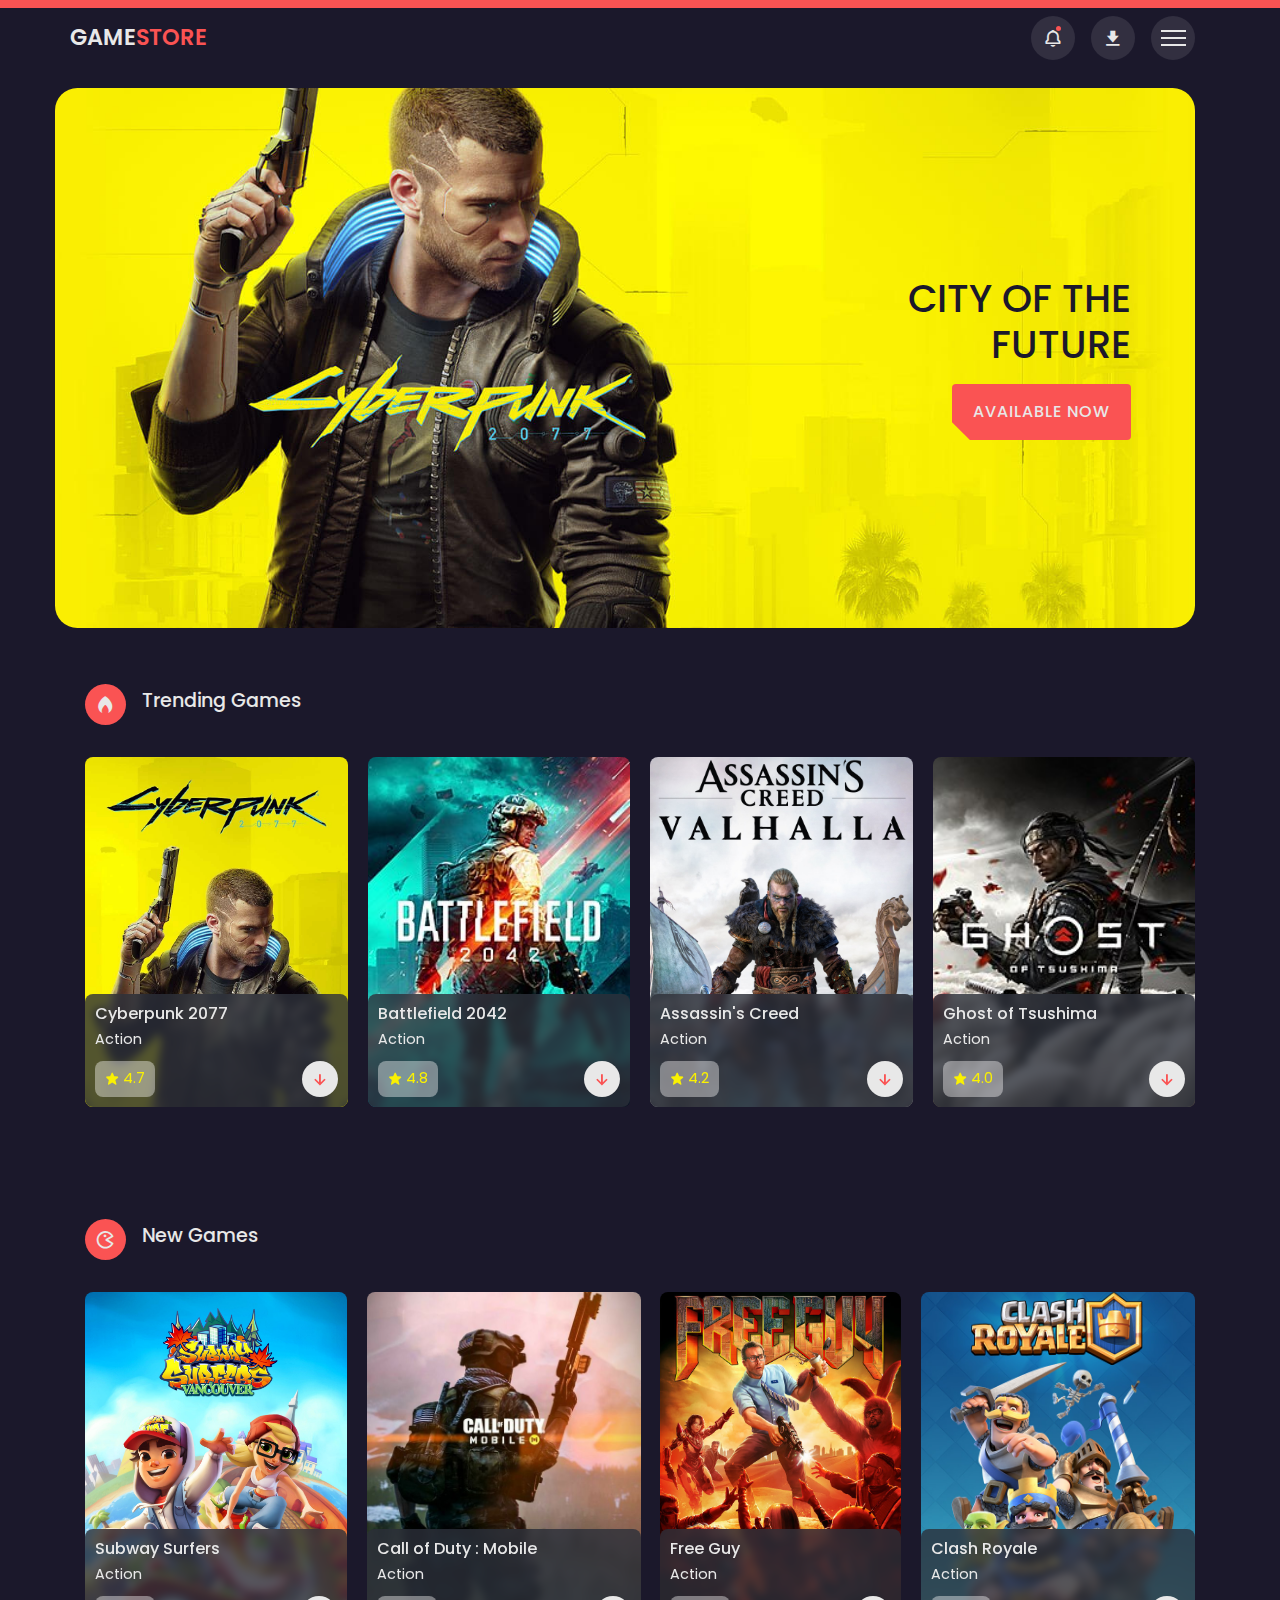
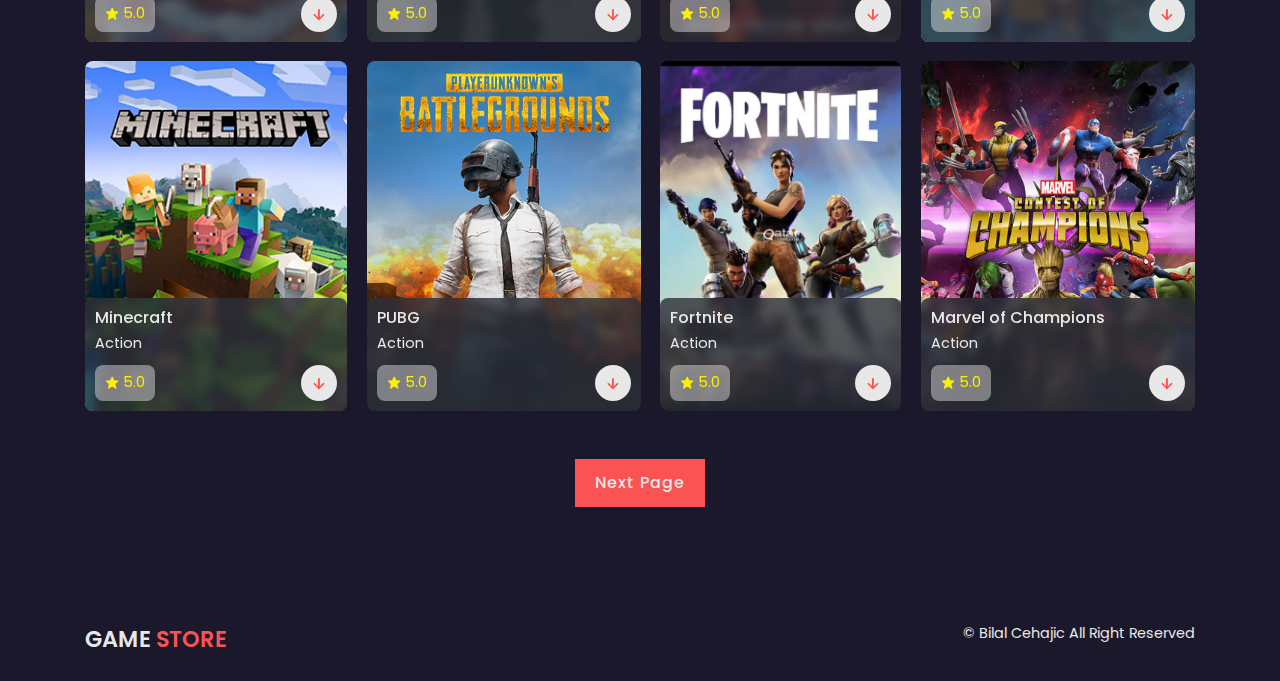
<file: index.html>
<!DOCTYPE html>

<html>

<head>
    <!---- meta tags ---->
    <meta charset="utf-8">
    <meta http-equiv="X-UA-Compatible" content="IE=edge">
    <meta name="description" content="">
    <meta name="viewport" content="width=device-width, initial-scale=1">


    <!---- css ---->
    <link rel="stylesheet" href="css/style.css">

    <!---- bootstrap ---->
    <link rel="stylesheet" href="https://cdn.jsdelivr.net/npm/bootstrap@4.3.1/dist/css/bootstrap.min.css"
        integrity="sha384-ggOyR0iXCbMQv3Xipma34MD+dH/1fQ784/j6cY/iJTQUOhcWr7x9JvoRxT2MZw1T" crossorigin="anonymous">

    <!---- fav icon ---->
    <link rel="shortcut icon" href="img/fav.png" type="image/x-icon">

    <!---- Box Icons ---->
    <link href='https://unpkg.com/boxicons@2.1.4/css/boxicons.min.css' rel='stylesheet'>

    <!--Swiper CSS-->
    <link rel="stylesheet" href="css/swiper-bundle.css">


    <title>GAMING SITE</title>


</head>

<body class="main">
    <!--Custom Scroll-->
    <div class="my-progress">
        <div class="my-progress-bar" id="my-scroll-bar"></div>
    </div>
    <!--Header-->
    <header>
        <!--NavBar-->
        <div class="nav container">
            <!--Logo-->
            <a href="index.html" class="logo">Game<span>Store</span></a>
            <!--Nav Icons-->
            <div class="nav-icons">
                <i class='bx bx-bell bx-tada' id="bell-icon"><span></span></i>
                <i class='bx bxs-download'></i>
                <div class="menu-icon">
                    <div class="line1"></div>
                    <div class="line2"></div>
                    <div class="line3"></div>
                </div>
            </div>


            <!--Menu-->
            <div class="menu">
                <img src="img/menu.png" alt="">
                <div class="navbar">
                    <ul class="navbaritems">
                        <li><a href="index.html">Home</a></li>
                        <li><a href="#trending">Trending</a></li>
                        <li><a href="download.html">Download</a></li>
                        <li><a href="#action">Action Games</a></li>
                        <li><a href="contact.html">Contact Us</a></li>
                    </ul>
                </div>
            </div>
            <!--Notification-->
            <div class="notification">
                <div class="notification-box">
                    <i class='bx bxs-check-circle'></i>
                    <p>Congratulation, Your game download successsfully.</p>
                </div>
                <div class="notification-box box-color">
                    <i class='bx bxs-x-circle '></i>
                    <p>Could not apply changes.</p>
                </div>
            </div>
        </div>
    </header>

    <!--Home start-->
    <section class="home container" id="home">
        <img src="img/home.png">
        <div class="home-text">
            <h1>CITY OF THE <br> FUTURE</h1>

            <a href="#" class="btn">Available Now</a>

        </div>
    </section>

    <!--Home end-->

    <!--Trending start-->
    <section class="trending container" id="trending">
        <div class="heading">
            <i class='bx bxs-flame'></i>
            <h2>Trending Games</h2>
        </div>
        <!--Content-->
        <div class="trending-content swiper">
            <div class="swiper-wrapper">
                <!--Slide1-->
                <div class="swiper-slide">
                    <div class="box">
                        <img src="img/trending1.webp" alt="">
                        <div class="box-text">
                            <h2>Cyberpunk 2077</h2>
                            <h3>Action</h3>
                            <div class="rating-download">
                                <div class="rating">
                                    <i class='bx bxs-star'></i>
                                    <span>4.7</span>
                                </div>
                                <a href="#" class="box-btn"><i class='bx bx-down-arrow-alt'></i></a>
                            </div>
                        </div>
                    </div>
                </div>
                <!--Slide2-->
                <div class="swiper-slide">
                    <div class="box">
                        <img src="img/trending2.jpg" alt="">
                        <div class="box-text">
                            <h2>Battlefield 2042</h2>
                            <h3>Action</h3>
                            <div class="rating-download">
                                <div class="rating">
                                    <i class='bx bxs-star'></i>
                                    <span>4.8</span>
                                </div>
                                <a href="#" class="box-btn"><i class='bx bx-down-arrow-alt'></i></a>
                            </div>
                        </div>
                    </div>
                </div>
                <!--Slide3-->
                <div class="swiper-slide">
                    <div class="box">
                        <img src="img/trending3.jpg" alt="">
                        <div class="box-text">
                            <h2>Assassin's Creed</h2>
                            <h3>Action</h3>
                            <div class="rating-download">
                                <div class="rating">
                                    <i class='bx bxs-star'></i>
                                    <span>4.2</span>
                                </div>
                                <a href="#" class="box-btn"><i class='bx bx-down-arrow-alt'></i></a>
                            </div>
                        </div>
                    </div>
                </div>
                <!--Slide4-->
                <div class="swiper-slide">
                    <div class="box">
                        <img src="img/trending4.jpg" alt="">
                        <div class="box-text">
                            <h2>Ghost of Tsushima</h2>
                            <h3>Action</h3>
                            <div class="rating-download">
                                <div class="rating">
                                    <i class='bx bxs-star'></i>
                                    <span>4.0</span>
                                </div>
                                <a href="#" class="box-btn"><i class='bx bx-down-arrow-alt'></i></a>
                            </div>
                        </div>
                    </div>
                </div>
                <!--Slide5-->
                <div class="swiper-slide">
                    <div class="box">
                        <img src="img/trending5.png" alt="">
                        <div class="box-text">
                            <h2>GTA V</h2>
                            <h3>Action</h3>
                            <div class="rating-download">
                                <div class="rating">
                                    <i class='bx bxs-star'></i>
                                    <span>5.0</span>
                                </div>
                                <a href="#" class="box-btn"><i class='bx bx-down-arrow-alt'></i></a>
                            </div>
                        </div>
                    </div>
                </div>

                <!--Slide6-->
                <div class="swiper-slide">
                    <div class="box">
                        <img src="img/trending6.jpg" alt="">
                        <div class="box-text">
                            <h2>Dying Light 2</h2>
                            <h3>Action</h3>
                            <div class="rating-download">
                                <div class="rating">
                                    <i class='bx bxs-star'></i>
                                    <span>3.9</span>
                                </div>
                                <a href="#" class="box-btn"><i class='bx bx-down-arrow-alt'></i></a>
                            </div>
                        </div>
                    </div>
                </div>
                <!--Slide7-->
                <div class="swiper-slide">
                    <div class="box">
                        <img src="img/trending7.png" alt="">
                        <div class="box-text">
                            <h2>Halo Infinite</h2>
                            <h3>Action</h3>
                            <div class="rating-download">
                                <div class="rating">
                                    <i class='bx bxs-star'></i>
                                    <span>4.9</span>
                                </div>
                                <a href="#" class="box-btn"><i class='bx bx-down-arrow-alt'></i></a>
                            </div>
                        </div>
                    </div>
                </div>
                <!--Slide8-->
                <div class="swiper-slide">
                    <div class="box">
                        <img src="img/trending8.png" alt="">
                        <div class="box-text">
                            <h2>Resident Evill Village</h2>
                            <h3>Action</h3>
                            <div class="rating-download">
                                <div class="rating">
                                    <i class='bx bxs-star'></i>
                                    <span>5.0</span>
                                </div>
                                <a href="#" class="box-btn"><i class='bx bx-down-arrow-alt'></i></a>
                            </div>
                        </div>
                    </div>
                </div>

            </div>
        </div>
    </section>

    <!--Trending end-->

    <!--New Section Start-->
    <section class="new container" id="new">
        <div class="heading">
            <i class='bx bx-game'></i>
            <h2>New Games</h2>
        </div>
        <!--Content-->
        <div class="new-content">
            <!--box1-->
            <div class="box">
                <img src="img/new1.jpg" alt="">
                <div class="box-text">
                    <h2>Subway Surfers</h2>
                    <h3>Action</h3>
                    <div class="rating-download">
                        <div class="rating">
                            <i class='bx bxs-star'></i>
                            <span>5.0</span>
                        </div>
                        <a href="download.html" class="box-btn"><i class='bx bx-down-arrow-alt'></i></a>
                    </div>
                </div>
            </div>
            <!--box2-->
            <div class="box">
                <img src="img/new2.jpg" alt="">
                <div class="box-text">
                    <h2>Call of Duty : Mobile</h2>
                    <h3>Action</h3>
                    <div class="rating-download">
                        <div class="rating">
                            <i class='bx bxs-star'></i>
                            <span>5.0</span>
                        </div>
                        <a href="#" class="box-btn"><i class='bx bx-down-arrow-alt'></i></a>
                    </div>
                </div>
            </div>
            <!--box3-->
            <div class="box">
                <img src="img/new3.jpg" alt="">
                <div class="box-text">
                    <h2>Free Guy</h2>
                    <h3>Action</h3>
                    <div class="rating-download">
                        <div class="rating">
                            <i class='bx bxs-star'></i>
                            <span>5.0</span>
                        </div>
                        <a href="#" class="box-btn"><i class='bx bx-down-arrow-alt'></i></a>
                    </div>
                </div>
            </div>
            <!--box4-->
            <div class="box">
                <img src="img/new4.jpg" alt="">
                <div class="box-text">
                    <h2>Clash Royale</h2>
                    <h3>Action</h3>
                    <div class="rating-download">
                        <div class="rating">
                            <i class='bx bxs-star'></i>
                            <span>5.0</span>
                        </div>
                        <a href="#" class="box-btn"><i class='bx bx-down-arrow-alt'></i></a>
                    </div>
                </div>
            </div>
            <!--box5-->
            <div class="box">
                <img src="img/new5.png" alt="">
                <div class="box-text">
                    <h2>Minecraft</h2>
                    <h3>Action</h3>
                    <div class="rating-download">
                        <div class="rating">
                            <i class='bx bxs-star'></i>
                            <span>5.0</span>
                        </div>
                        <a href="#" class="box-btn"><i class='bx bx-down-arrow-alt'></i></a>
                    </div>
                </div>
            </div>
            <!--box6-->
            <div class="box">
                <img src="img/new6.png" alt="">
                <div class="box-text">
                    <h2>PUBG</h2>
                    <h3>Action</h3>
                    <div class="rating-download">
                        <div class="rating">
                            <i class='bx bxs-star'></i>
                            <span>5.0</span>
                        </div>
                        <a href="#" class="box-btn"><i class='bx bx-down-arrow-alt'></i></a>
                    </div>
                </div>
            </div>
            <!--box7-->
            <div class="box">
                <img src="img/new7.png" alt="">
                <div class="box-text">
                    <h2>Fortnite</h2>
                    <h3>Action</h3>
                    <div class="rating-download">
                        <div class="rating">
                            <i class='bx bxs-star'></i>
                            <span>5.0</span>
                        </div>
                        <a href="#" class="box-btn"><i class='bx bx-down-arrow-alt'></i></a>
                    </div>
                </div>
            </div>
            <!--box8-->
            <div class="box">
                <img src="img/new8.jpg" alt="">
                <div class="box-text">
                    <h2>Marvel of Champions</h2>
                    <h3>Action</h3>
                    <div class="rating-download">
                        <div class="rating">
                            <i class='bx bxs-star'></i>
                            <span>5.0</span>
                        </div>
                        <a href="#" class="box-btn"><i class='bx bx-down-arrow-alt'></i></a>
                    </div>
                </div>
            </div>

        </div>
        <div class="next-page">
            <a href="#">Next Page</a>
        </div>
    </section>
    <!--New Section End-->

    <!--copyright-->
    <div class="copyright container">
        <a href="#" class="logo">Game <span>Store</span></a>
        <p>&#169; Bilal Cehajic All Right Reserved</p>
    </div>


    <!--- Link To Swiper--->
    <script src="js/swiper-bundle.min.js"></script>
    <!--- Link To Js--->
    <script src="js/main.js"></script>
</body>

</html>
</file>
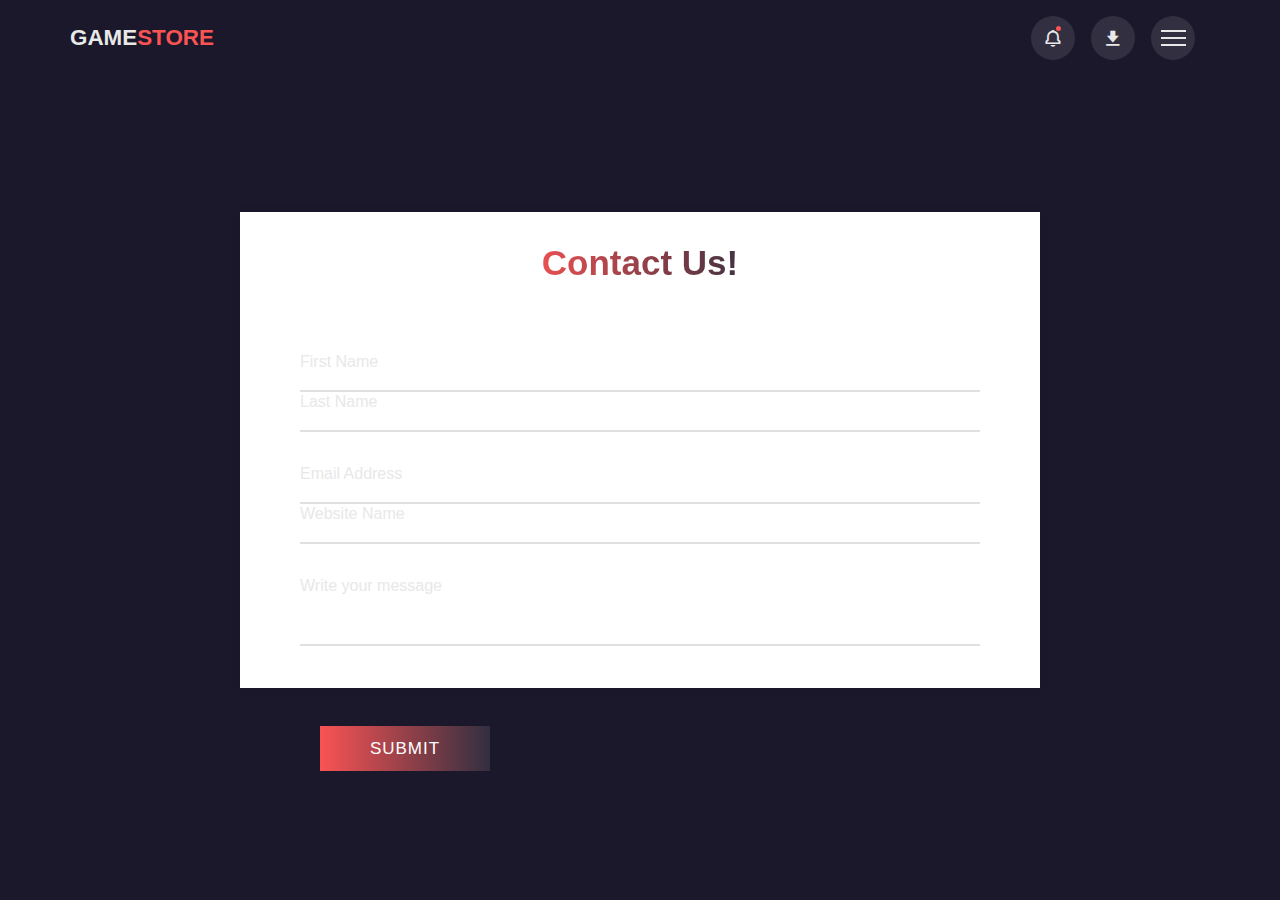
<file: contact.html>
<!DOCTYPE html>

<html>

<head>
    <!---- meta tags ---->
    <meta charset="utf-8">
    <meta http-equiv="X-UA-Compatible" content="IE=edge">
    <meta name="description" content="">
    <meta name="viewport" content="width=device-width, initial-scale=1">


    <!---- css ---->
    <link rel="stylesheet" href="css/contact.css">

    <!---- bootstrap ---->
    <link rel="stylesheet" href="https://cdn.jsdelivr.net/npm/bootstrap@4.3.1/dist/css/bootstrap.min.css"
        integrity="sha384-ggOyR0iXCbMQv3Xipma34MD+dH/1fQ784/j6cY/iJTQUOhcWr7x9JvoRxT2MZw1T" crossorigin="anonymous">

    <!---- fav icon ---->
    <link rel="shortcut icon" href="img/fav.png" type="image/x-icon">

    <!---- Box Icons ---->
    <link href='https://unpkg.com/boxicons@2.1.4/css/boxicons.min.css' rel='stylesheet'>

    <!--Swiper CSS-->
    <link rel="stylesheet" href="css/swiper-bundle.css">

    <!--Bootstrtap-->
    <link rel="stylesheet" href="https://cdn.jsdelivr.net/npm/bootstrap@4.3.1/dist/css/bootstrap.min.css"
        integrity="sha384-ggOyR0iXCbMQv3Xipma34MD+dH/1fQ784/j6cY/iJTQUOhcWr7x9JvoRxT2MZw1T" crossorigin="anonymous">



    <title>CONTACT US</title>


</head>

<body class="main">

    <!--Header-->
    <header>
        <!--NavBar-->
        <div class="nav container">
            <!--Logo-->
            <a href="index.html" class="logo">Game<span>Store</span></a>
            <!--Nav Icons-->
            <div class="nav-icons">
                <i class='bx bx-bell bx-tada' id="bell-icon"><span></span></i>
                <i class='bx bxs-download'></i>
                <div class="menu-icon">
                    <div class="line1"></div>
                    <div class="line2"></div>
                    <div class="line3"></div>
                </div>
            </div>


            <!--Menu-->
            <div class="menu">
                <img src="img/menu.png" alt="">
                <div class="navbar">
                    <ul class="navbaritems">
                        <li><a href="index.html">Home</a></li>
                        <li><a href="#trending">Trending</a></li>
                        <li><a href="#New">New Games</a></li>
                        <li><a href="download.html">Download</a></li>
                        <li><a href="#contact">Contact Us</a></li>
                    </ul>
                </div>
            </div>
            <!--Notification-->
            <div class="notification">
                <div class="notification-box">
                    <i class='bx bxs-check-circle'></i>
                    <p>Congratulation, Your game download successsfully.</p>
                </div>
                <div class="notification-box box-color">
                    <i class='bx bxs-x-circle '></i>
                    <p>Could not apply changes.</p>
                </div>
            </div>
        </div>
    </header>

    <div class="container-contactus">
        <div class="container-form">
            <div class="text">Contact Us!</div>
            <form action="#">
                <div class="form-row">
                    <div class="input-data">
                        <input type="text" required>
                        <div class="underline"></div>
                        <label for="">First Name</label>
                    </div>
                    <div class="input-data">
                        <input type="text" required>
                        <div class="underline"></div>
                        <label for="">Last Name</label>
                    </div>
                </div>
                <div class="form-row">
                    <div class="input-data">
                        <input type="text" required>
                        <div class="underline"></div>
                        <label for="">Email Address</label>
                    </div>
                    <div class="input-data">
                        <input type="text" required>
                        <div class="underline"></div>
                        <label for="">Website Name</label>
                    </div>
                </div>
                <div class="form-row">
                    <div class="input-data textarea">
                        <textarea rows="8" cols="80" required></textarea>
                        <br />
                        <div class="underline"></div>
                        <label for="">Write your message</label>
                        <br />
                        <div class="form-row submit-btn">
                            <div class="input-data">
                                <div class="inner"></div>
                                <input type="submit" value="submit">
                            </div>
                        </div>
                    </div>
                </div>
            </form>
        </div>
    </div>




    <!--- Link To Swiper--->
    <script src="js/swiper-bundle.min.js"></script>
    <!--- Link To Js--->
    <script src="js/main.js"></script>
</body>

</html>
</file>
<file: css/style.css>
/* Google fonts */
@import url('https://fonts.googleapis.com/css2?family=Poppins:wght@400;500;600;700&display=swap');

* {
    font-family: 'Poppins', sans-serif;
    margin: 0;
    padding: 0;
    scroll-behavior: smooth;
    box-sizing: border-box;
    list-style: none;
    scroll-padding-top: 2rem;
}

/* Varijable */
:root {
    --main-color: #fa5353;
    --dark-color: #1b182b;
    --light-color: #322f40;
    --text-color: hsl(0, 0%, 91%);
}

::selection {
    color: var(--text-color);
    background: var(--main-color);
}

section {
    padding: 4rem 0 3rem;
}


img {
    width: 100%;
}

body.main {
    color: var(--text-color);
    background-color: var(--dark-color);
}

.container {
    max-width: 1068px;
    margin: auto;
    width: 100%;
}

/* Header */
header {
    position: fixed;
    top: 0;
    left: 0;
    width: 100%;
    background: var(--dark-color);
    z-index: 100;
}

/* Nav */
.nav {
    display: flex;
    align-items: center;
    justify-content: center;
    padding: 16px 0;
}

/* Logo */
.logo {
    font-size: 1.4rem;
    font-weight: 600;
    color: var(--text-color);
    text-transform: uppercase;
    margin: 0 auto 0 0;

}

.logo span {
    color: var(--main-color);

}

/* Nav Icons */
.nav-icons {
    display: flex;
    align-items: center;
    column-gap: 1rem;
}

.nav-icons .bx {
    font-size: 20px;
    height: 44px;
    width: 44px;
    display: grid;
    place-items: center;
    color: var(--text-color);
    background: var(--light-color);
    border-radius: 50%;
    cursor: pointer;
}

#bell-icon {
    position: relative;
}

#bell-icon span {
    content: "";
    width: 5px;
    height: 5px;
    border-radius: 50%;
    background: var(--main-color);
    position: absolute;
    top: 10px;
    right: 14px;
}

/* Menu icon */
.menu-icon {
    display: flex;
    flex-direction: column;
    align-items: center;
    justify-content: center;
    row-gap: 5px;
    height: 44px;
    width: 44px;
    border-radius: 50%;
    background: var(--light-color);
    cursor: pointer;
    transition: 0.3s;
}

.menu-icon div {
    display: block;
    background: var(--text-color);
    height: 2px;
    width: 25px;
    transition: 0.3s;
}

.move .line1 {
    transform: rotate(-45deg) translate(-5px, 5px);
}

.move .line2 {
    opacity: 0;
}

.move .line3 {
    transform: rotate(45deg) translate(-5px, -5px);
}

/* Menu */
.menu {
    position: fixed;
    left: 0;
    top: 0;
    width: 100%;
    height: 100vh;
    background: rgba(0, 0, 14, 0.9);
    z-index: 106;
    display: flex;
    align-items: center;
    justify-content: space-between;
    clip-path: circle(0% at 100% 0%);
    transition: 0.5s;
}

.menu.active {
    clip-path: circle(144% at 100% 0%);
}

.menu img {
    width: 700px;
}

.navbar {
    display: grid;
    row-gap: 1rem;
    text-align: right;
    padding-right: 2rem;
    display: inline;
}

.navbar a {
    font-size: 1.6rem;
    color: var(--text-color);
    font-weight: 500;
    transition: 0.2s;

}

.navbar a:hover {
    border-bottom: 4px solid var(--main-color);
    font-size: 1.8rem;
    text-decoration: none;
}


/* Notification */

.notification {
    position: absolute;
    top: 110%;
    right: 5rem;
    background: var(--light-color);
    width: 300px;
    height: 350px;
    border-radius: 0.5rem;
    padding: 10px;
    display: flex;
    flex-direction: column;
    row-gap: 1rem;
    clip-path: circle(0% at 100% 0%);
}

.notification.active {
    clip-path: circle(144% at 100% 0%);
    transition: 0.3s;
}

.notification p {
    color: #fff;
}

.notification-box {
    display: flex;
    align-items: baseline;
    column-gap: 1rem;
    border-radius: 0.5rem;
    background: var(--dark-color);
    padding: 10px;
}

.notification-box .bx {
    color: #faf102;
}

.box-color {
    background: hsl(0, 0%, 100%, 0.4);
}

.box-color .bx {
    color: var(--main-color);
}

/* home */
.home {
    position: relative;
    min-height: 540px;
    display: flex;
    align-items: center;
    justify-content: flex-end;
    margin-top: 5rem;

}

.home img {
    position: absolute;
    width: 1005;
    height: 100%;
    object-fit: cover;
    border-radius: 1.4rem;
    z-index: -1;
}

.home-text {
    padding-right: 4rem;
    text-align: right;
}

.home-text h1 {
    font-size: 2.4rem;
    text-transform: uppercase;
    color: var(--dark-color);
    margin-bottom: 1rem;
}

.home-text .btn {
    background: var(--main-color);
    padding: 15px 20px;
    color: var(--text-color);
    text-transform: uppercase;
    font-size: 1rem;
    letter-spacing: 1px;
    font-weight: 500;
    clip-path: polygon(0 0, 100% 0%, 100% 100%, 10% 100%, 0% 68%);
}

.home-text .btn:hover {
    background: var(--light-color);
    transition: 0.3 all linear;
}

/* heading */

.heading {
    display: flex;
    align-items: center;
    column-gap: 1rem;
    margin-bottom: 2rem;
}

.heading .bx {
    font-size: 21px;
    color: var(--text-color);
    background: var(--main-color);
    padding: 10px;
    border-radius: 5rem;
}

.heading h2 {
    font-size: 1.2rem;
    font-weight: 500;

}

.box {
    position: relative;
    width: 100%;
    height: 350px;
    border-radius: 0.5rem;
}

.box img {
    width: 100%;
    height: 100%;
    object-fit: cover;
    border-radius: 0.5rem;
}

.box .box-text {
    position: absolute;
    right: 0;
    left: 0;
    bottom: 0;
    padding: 10px;
    background: hsl(227, 14%, 20%, 0.8);
    backdrop-filter: blur(4px);
    border-radius: 0.5rem;
}

.box .box-text h2 {
    font-size: 1rem;
    font-weight: 500;
}

.box .box-text h3 {
    font-size: 0.9rem;
    font-weight: 400;
    margin-bottom: 0.8rem;
}

.rating-download {
    display: flex;
    justify-content: space-between;
}

.rating {
    display: flex;
    align-items: center;
    column-gap: 4px;
    background: hsl(0, 0%, 100%, 0.4);
    padding: 4px 10px;
    border-radius: 0.5rem;
}

.rating .bx {
    color: #faf102;
    font-size: 0.9rem;

}

.rating span {
    color: #faf102;
    font-size: 0.9rem;
}

.box-btn .bx {
    padding: 8px;
    background: var(--text-color);
    border-radius: 5rem;
    color: var(--main-color);
    font-weight: 400;
    font-size: 20px;
}

.box-btn .bx:hover {
    background: var(--light-color);
}

/* new */
.new-content {
    display: grid;
    grid-template-columns: repeat(auto-fit, minmax(240px, auto));
    gap: 1.2rem;
}

.next-page {
    display: flex;
    justify-content: center;
    align-items: center;
    margin: 3rem;
}

.next-page a {
    background: var(--main-color);
    padding: 12px 20px;
    color: var(--text-color);
    letter-spacing: 1px;
    font-weight: 500;
}

.next-page a:hover {
    background: var(--light-color);
    transition: 0.4 all linear;
}

.copyright {
    display: flex;
    justify-content: space-between;
    padding: 20px;
}

.copyright p {
    font-size: 0.9rem;
    color: var(--text-color);
}

/* Download */
.video-container video {
    width: 100%;
    aspect-ratio: 16/9;
}

.video-container {
    margin-top: 5rem;
}

.about {
    margin-top: 2rem;
}

.about h2 {
    display: inline-flex;
    font-size: 1.4rem;
    font-weight: 500;
    border-bottom: 4px solid var(--main-color);
}

.about p {
    font-size: 0.938rem;
    margin-top: 1rem;
    text-align: justify;
}

.screenshots h2 {
    display: inline-flex;
    font-size: 1.4rem;
    font-weight: 500;
    border-bottom: 4px solid var(--main-color);
    margin: 1.6rem 0;
}

.screenshots-contnet {
    display: grid;
    grid-template-columns: repeat(auto-fit, minmax(250px, auto));
    gap: 10px;
    justify-content: center;
    max-width: 800px;
    margin: auto;
    width: 100%;

}

.screenshots-contnet img {
    width: 100%;
    height: 440px;
    object-fit: cover;

}

/*download*/

.download {
    max-width: 800px;
    margin: auto;
    width: 100%;
    display: grid;
    justify-content: center;
    margin-top: 2rem;

}

.download h2 {
    text-align: center;
    font-size: 1.4rem;
    font-weight: 500;
    margin: 1.6rem 0;
}

.download-links {
    display: grid;
    grid-template-columns: repeat(3, 1fr);
    gap: 10px;
    margin-bottom: 2rem;
}

.download-links a {
    text-align: center;
    background: var(--main-color);
    padding: 12px 20px;
    color: var(--text-color);
    letter-spacing: 1px;
    font-weight: 500;
}

.download-links a:hover {
    background: var(--light-color);
    transition: 0.3 all linear;
}

/* display block */
html::-webkit-scrollbar {
    display: none;

}

/* scroll bar*/
.my-progress {
    position: fixed;
    top: 0;
    left: 0;
    height: 4px;
    width: 100%;
    z-index: 300;
    transition: 0.3s;

}



.my-progress-bar {
    height: 8px;
    background: var(--main-color);
    width: 100%;
}

@media (max-width: 1080px) {
    .container {
        margin: o auto;
        width: 90%;
    }

    .nav {
        padding: 10px 0;
    }

    .menu img {
        width: 500px;
    }

    section {
        padding: 3rem 0 2rem;
    }

    .home {
        margin-top: 4rem !important;
        min-height: 440px;
    }

    .home img {
        border-radius: 1rem;
    }

    .new-content {
        display: grid;
    }

    .video-container {
        margin-top: 5rem !important;
    }
}

@media (max-width: 774px) {
    .notification {
        right: 1rem;
    }

    .home {
        min-height: 300px;
    }

    .home-text h1 {
        font-size: 2rem;
    }

    .btn {
        padding: 12px 17px;
    }

    .screenshots-contnet {
        grid-template-columns: repeat(auto-fit, minmax(250px, 300px));
    }
}

@media (max-width: 560px){
    .menu img{
        display: none;
    }
    .menu{
        justify-content: flex-end;
    }
    .nav{
        padding: 8px 0;
    }
    .nav-icons .bx, .menu-icon{
        height: 40px;
        width: 40px;
    }
    .home{
        min-height: 240px;
    }
    .home-text{
        padding-right: 1rem;
    }
    p{
        font-size: 0.875rem;
    }
    .download-links{
        grid-template-columns: 1fr;
    }
}

@media (max-width: 360px){
    .logo{
        font-size: 1.2rem;
    }
    .navnar a{
        font-size: 1.3rem;
    }
    .navbar a:hover{
        font-size: 1.4rem;
    }
    .notification{
        right: 1rem;
        width: 270px;
    }
    .home{
        min-height: 214px;
    }
    .home-text h1{
        font-size: 1.4rem;
    }
    .heading .bx{
        padding: 8px;
    }
    .heading h2{
        font-size: 1.1rem;
    }
    .box{
        height: 420px;
    }
    .copyright{
        flex-direction: column;
        align-items: center;
        row-gap: 1rem;
    }
    .copyright .logo{
        margin: 0;
    }
    .about h2,
    .screenshots h2 .download h2{
        font-size: 1.2rem;
    }
}

.selector-for-some-widget {
    box-sizing: content-box;
  }
</file>
<file: css/contact.css>
* {
    font-family: 'Poppins', sans-serif;
    margin: 0;
    padding: 0;
    scroll-behavior: smooth;
    box-sizing: border-box;
    list-style: none;
    scroll-padding-top: 2rem;
}

body {
    display: flex;
    align-items: center;
    justify-items: center;
    min-height: 100vh;
    padding: 40px;
}

/* Varijable */
:root {
    --main-color: #fa5353;
    --dark-color: #1b182b;
    --light-color: #322f40;
    --text-color: hsl(0, 0%, 91%);
}

::selection {
    color: var(--text-color);
    background: var(--main-color);
}

section {
    padding: 4rem 0 3rem;
}


img {
    width: 100%;
}

body.main {
    color: var(--text-color);
    background-color: var(--dark-color);
}

.container {
    max-width: 1068px;
    margin: auto;
    width: 100%;
}

/* Header */
header {
    position: fixed;
    top: 0;
    left: 0;
    width: 100%;
    background: var(--dark-color);
    z-index: 100;
}

/* Nav */
.nav {
    display: flex;
    align-items: center;
    justify-content: center;
    padding: 16px 0;
}

/* Logo */
.logo {
    font-size: 1.4rem;
    font-weight: 600;
    color: var(--text-color);
    text-transform: uppercase;
    margin: 0 auto 0 0;

}

.logo span {
    color: var(--main-color);

}

/* Nav Icons */
.nav-icons {
    display: flex;
    align-items: center;
    column-gap: 1rem;
}

.nav-icons .bx {
    font-size: 20px;
    height: 44px;
    width: 44px;
    display: grid;
    place-items: center;
    color: var(--text-color);
    background: var(--light-color);
    border-radius: 50%;
    cursor: pointer;
}

#bell-icon {
    position: relative;
}

#bell-icon span {
    content: "";
    width: 5px;
    height: 5px;
    border-radius: 50%;
    background: var(--main-color);
    position: absolute;
    top: 10px;
    right: 14px;
}

/* Menu icon */
.menu-icon {
    display: flex;
    flex-direction: column;
    align-items: center;
    justify-content: center;
    row-gap: 5px;
    height: 44px;
    width: 44px;
    border-radius: 50%;
    background: var(--light-color);
    cursor: pointer;
    transition: 0.3s;
}

.menu-icon div {
    display: block;
    background: var(--text-color);
    height: 2px;
    width: 25px;
    transition: 0.3s;
}

.move .line1 {
    transform: rotate(-45deg) translate(-5px, 5px);
}

.move .line2 {
    opacity: 0;
}

.move .line3 {
    transform: rotate(45deg) translate(-5px, -5px);
}

/* Menu */
.menu {
    position: fixed;
    left: 0;
    top: 0;
    width: 100%;
    height: 100vh;
    background: rgba(0, 0, 14, 0.9);
    z-index: 106;
    display: flex;
    align-items: center;
    justify-content: space-between;
    clip-path: circle(0% at 100% 0%);
    transition: 0.5s;
}

.menu.active {
    clip-path: circle(144% at 100% 0%);
}

.menu img {
    width: 700px;
}

.navbar {
    display: grid;
    row-gap: 1rem;
    text-align: right;
    padding-right: 2rem;
    display: inline;
}

.navbar a {
    font-size: 1.6rem;
    color: var(--text-color);
    font-weight: 500;
    transition: 0.2s;

}

.navbar a:hover {
    border-bottom: 4px solid var(--main-color);
    font-size: 1.8rem;
    text-decoration: none;
}


/* Notification */

.notification {
    position: absolute;
    top: 110%;
    right: 5rem;
    background: var(--light-color);
    width: 300px;
    height: 350px;
    border-radius: 0.5rem;
    padding: 10px;
    display: flex;
    flex-direction: column;
    row-gap: 1rem;
    clip-path: circle(0% at 100% 0%);
}

.notification.active {
    clip-path: circle(144% at 100% 0%);
    transition: 0.3s;
}

.notification p {
    color: #fff;
}

.notification-box {
    display: flex;
    align-items: baseline;
    column-gap: 1rem;
    border-radius: 0.5rem;
    background: var(--dark-color);
    padding: 10px;
}

.notification-box .bx {
    color: #faf102;
}

.box-color {
    background: hsl(0, 0%, 100%, 0.4);
}

.box-color .bx {
    color: var(--main-color);
}

/* home */
.home {
    position: relative;
    min-height: 540px;
    display: flex;
    align-items: center;
    justify-content: flex-end;
    margin-top: 5rem;

}

.home img {
    position: absolute;
    width: 1005;
    height: 100%;
    object-fit: cover;
    border-radius: 1.4rem;
    z-index: -1;
}

.home-text {
    padding-right: 4rem;
    text-align: right;
}

.home-text h1 {
    font-size: 2.4rem;
    text-transform: uppercase;
    color: var(--dark-color);
    margin-bottom: 1rem;
}

.home-text .btn {
    background: var(--main-color);
    padding: 15px 20px;
    color: var(--text-color);
    text-transform: uppercase;
    font-size: 1rem;
    letter-spacing: 1px;
    font-weight: 500;
    clip-path: polygon(0 0, 100% 0%, 100% 100%, 10% 100%, 0% 68%);
}

.home-text .btn:hover {
    background: var(--light-color);
    transition: 0.3 all linear;
}

/* Contact us page */
* {
    margin: 0;
    padding: 0;
    box-sizing: border-box;
    font-family: "Poppins", sans-serif;
}

body {
    min-height: 100vh;
    width: 100%;
    background: #c8e8e9;
    display: flex;
    align-items: center;
    justify-content: center;
}

container-contactus {}

.container-form {
    max-width: 800px;
    background: #fff;
    width: 800px;
    padding: 25px 40px 10px 40px;
    box-shadow: 0px 0px 10px rgba(0, 0, 0, 0.1);
}

.container-form .text {
    color: var(--light-color);
    text-align: center;
    font-size: 35px;
    font-weight: 600;
    background: -webkit-linear-gradient(right, #fa5353, #322f40, #fa5353, #fa5353);
    -webkit-background-clip: text;
    -webkit-text-fill-color: transparent;
}

.container-form form {
    padding: 30px 0 0 0;
}

.container-form form .form-row {
    display: flex;
    margin: 32px 0;
}

form .form-row .input-data {
    width: 100%;
    height: 40px;
    margin: 0 20px;
    position: relative;
}

form .form-row .textarea {
    height: 70px;
}

.input-data input,
.textarea textarea {
    display: block;
    width: 100%;
    height: 100%;
    border: none;
    font-size: 17px;
    border-bottom: 2px solid rgba(0, 0, 0, 0.12);
}

.input-data input:focus~label,
.textarea textarea:focus~label,
.input-data input:valid~label,
.textarea textarea:valid~label {
    transform: translateY(-20px);
    font-size: 14px;
    color: #fa5353;
}

.textarea textarea {
    resize: none;
    padding-top: 10px;
}

.input-data label {
    position: absolute;
    pointer-events: none;
    bottom: 10px;
    font-size: 16px;
    transition: all 0.3s ease;
}

.textarea label {
    width: 100%;
    bottom: 40px;
    background: #fff;
}

.input-data .underline {
    position: absolute;
    bottom: 0;
    height: 2px;
    width: 100%;
}

.input-data .underline:before {
    position: absolute;
    content: "";
    height: 2px;
    width: 100%;
    background: #fa5353;
    transform: scaleX(0);
    transform-origin: center;
    transition: transform 0.3s ease;
}

.input-data input:focus~.underline:before,
.input-data input:valid~.underline:before,
.textarea textarea:focus~.underline:before,
.textarea textarea:valid~.underline:before {
    transform: scale(1);
}

.submit-btn .input-data {
    overflow: hidden;
    height: 45px !important;
    width: 25% !important;
}

.submit-btn .input-data .inner {
    height: 100%;
    width: 300%;
    position: absolute;
    left: -100%;
    background: -webkit-linear-gradient(right, #fa5353, #322f40, #fa5353, #fa5353);
    transition: all 0.4s;
}

.submit-btn .input-data:hover .inner {
    left: 0;
}

.submit-btn .input-data input {
    background: none;
    border: none;
    color: #fff;
    font-size: 17px;
    font-weight: 500;
    text-transform: uppercase;
    letter-spacing: 1px;
    cursor: pointer;
    position: relative;
    z-index: 2;
}

@media (max-width: 700px) {
    .container-contactus .container-form .text {
        font-size: 30px;
    }

    .container-contactus .container-form form {
        padding: 10px 0 0 0;
    }

    .container-contactus .container-form form .form-row {
        display: block;
    }

    form .form-row .input-data {
        margin: 35px 0 !important;
    }

    .submit-btn .input-data {
        width: 40% !important;
    }
}
</file>
